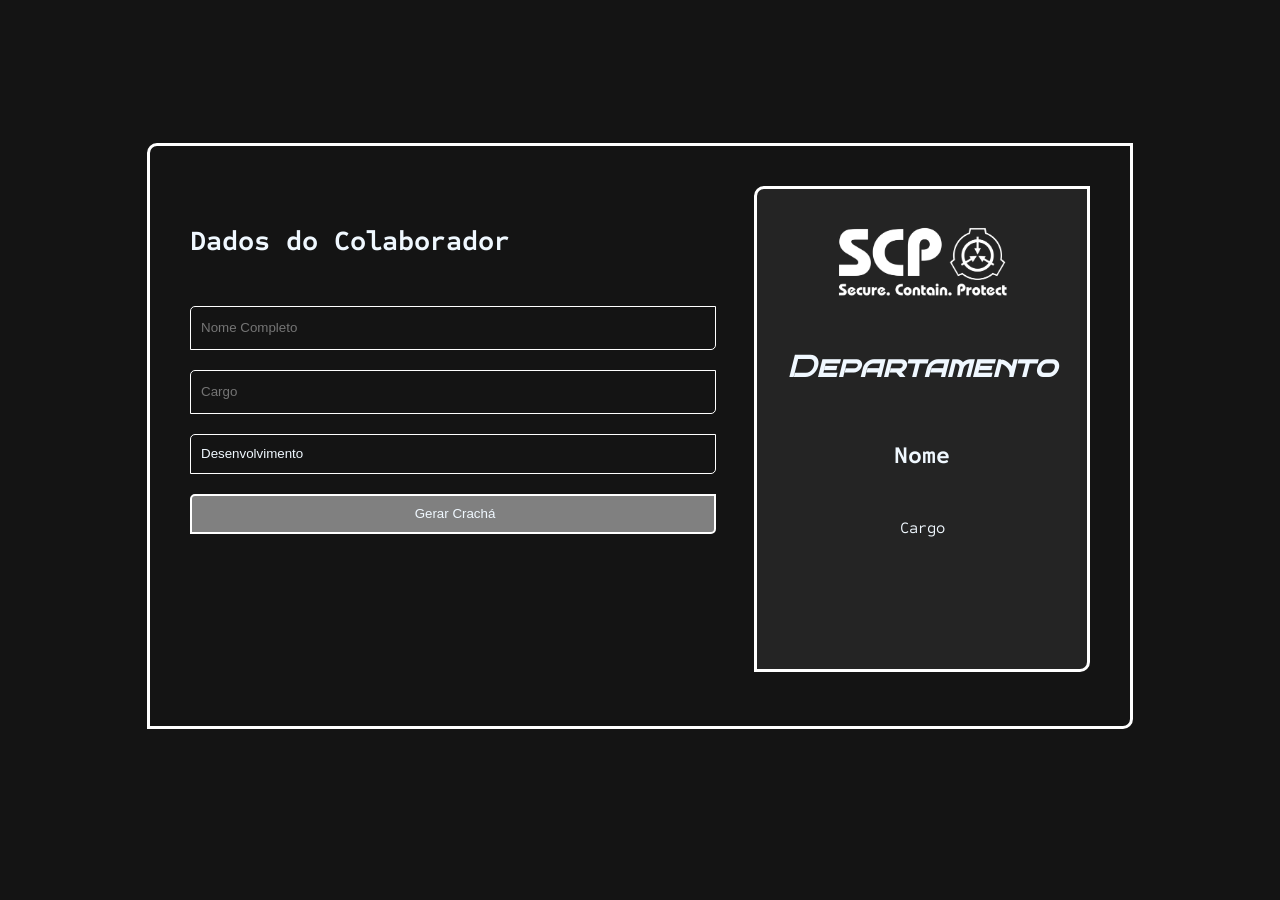
<file: atv-cracha/index.html>
<!DOCTYPE html>
<html lang="pt-br">
<head>
    <meta charset="UTF-8">
    <meta name="viewport" content="width=device-width, initial-scale=1.0">
    <title>Document</title>
    <link rel="stylesheet" href="style.css">
</head>
<body>
    <main>
        <section class="interface-container">
            <section class="conteudo">
              <div class="inputs">
                <h3>Dados do Colaborador</h2>            
                <input class="text" id="nome" placeholder="Nome Completo">
                <input class="text" id="cargo" placeholder="Cargo">
                <select name="departamento" id="departamento">
                    <option value="1">Desenvolvimento</option>
                    <option value="2">Design</option>
                    <option value="3">Marketing</option>
                </select>
                <button type="button" id="gerar">Gerar Crachá</button>
              </div>  
              <section class="cracha">
                <img src="img/SCP_Foundation_logo.svg.png">
                <div class="texto">
                <div>
         <h2 id="departamentoC">Departamento</h2> </div>
    <div>
        <h1 id="nomeC">Nome</h1> </div>
    <div>
        <p id="cargoC">Cargo</p> </div>
</div>
                    </div>
                </div>
              </section>
            </section>
            
        </section>
    </main>
    <script src="script.js"></script>
</body>
</html>
</file>
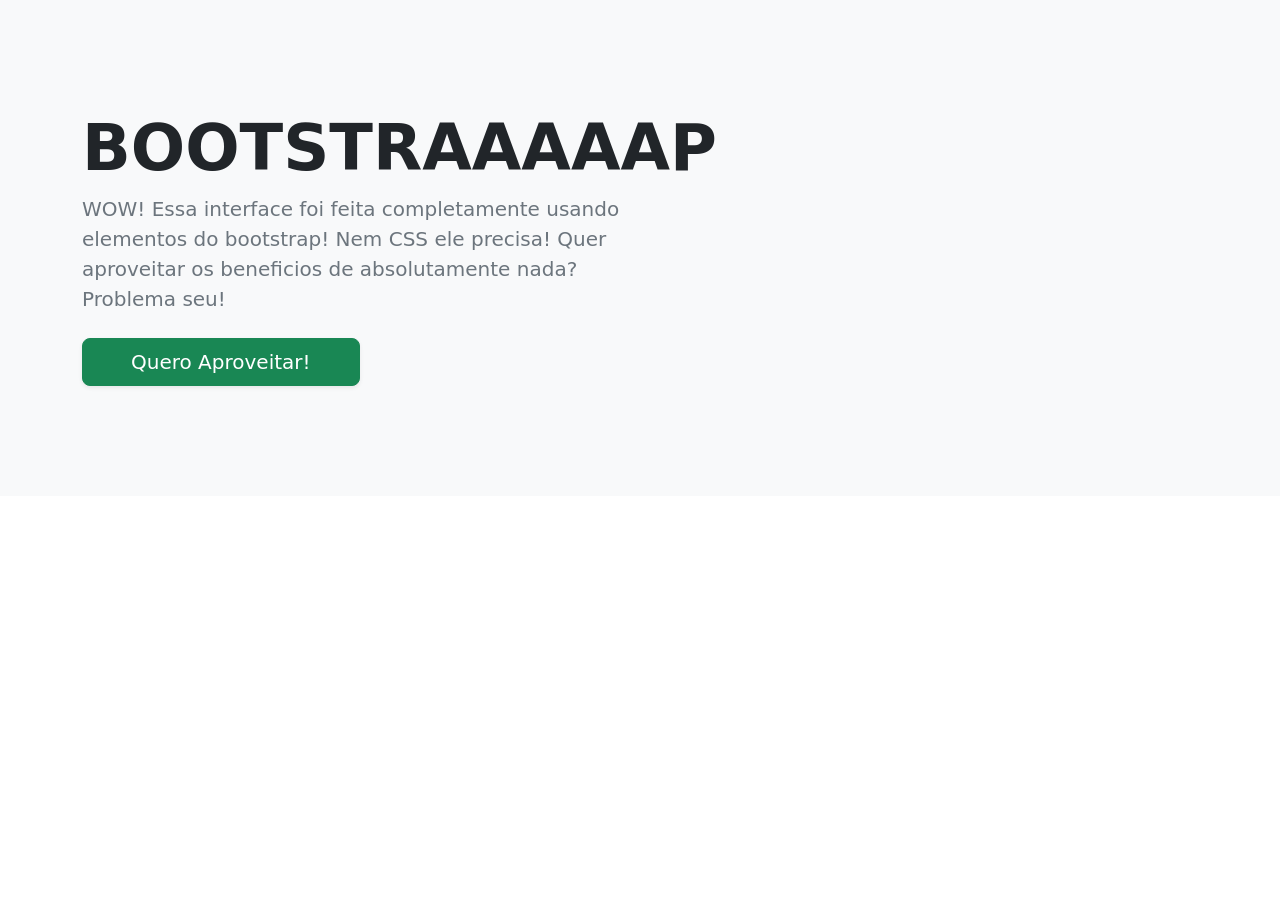
<file: bootstrap-pratico/index.html>
<!DOCTYPE html>
<html lang="pt-br">
<head>
    <meta charset="UTF-8">
    <meta name="viewport" content="width=device-width, initial-scale=1.0">
    <title>Seção de Destaque - Bootstrap</title>
    <link href="https://cdn.jsdelivr.net/npm/bootstrap@5.3.0/dist/css/bootstrap.min.css" rel="stylesheet">
</head>
<body>

    <section class="bg-light py-5">
        <div class="container">
            <div class="row align-items-center" style="min-height: 400px;">
                <div class="col-12 col-md-6">
                    <h1 class="display-3 fw-bold text-dark">BOOTSTRAAAAAP</h1>
                    <p class="lead mb-4 text-secondary">
                        <b>WOW!</b> Essa interface foi feita completamente usando elementos do bootstrap!
                        Nem CSS ele precisa! Quer aproveitar os beneficios de absolutamente nada? Problema seu!
                    </p>
                    
                    <button class="btn btn-success btn-lg px-5 shadow-sm">
                        Quero Aproveitar!
                    </button>
                </div>
            </div>
        </div>
    </section>
    <script src="https://cdn.jsdelivr.net/npm/bootstrap@5.3.0/dist/js/bootstrap.bundle.min.js"></script>
</body>
</html>
</file>
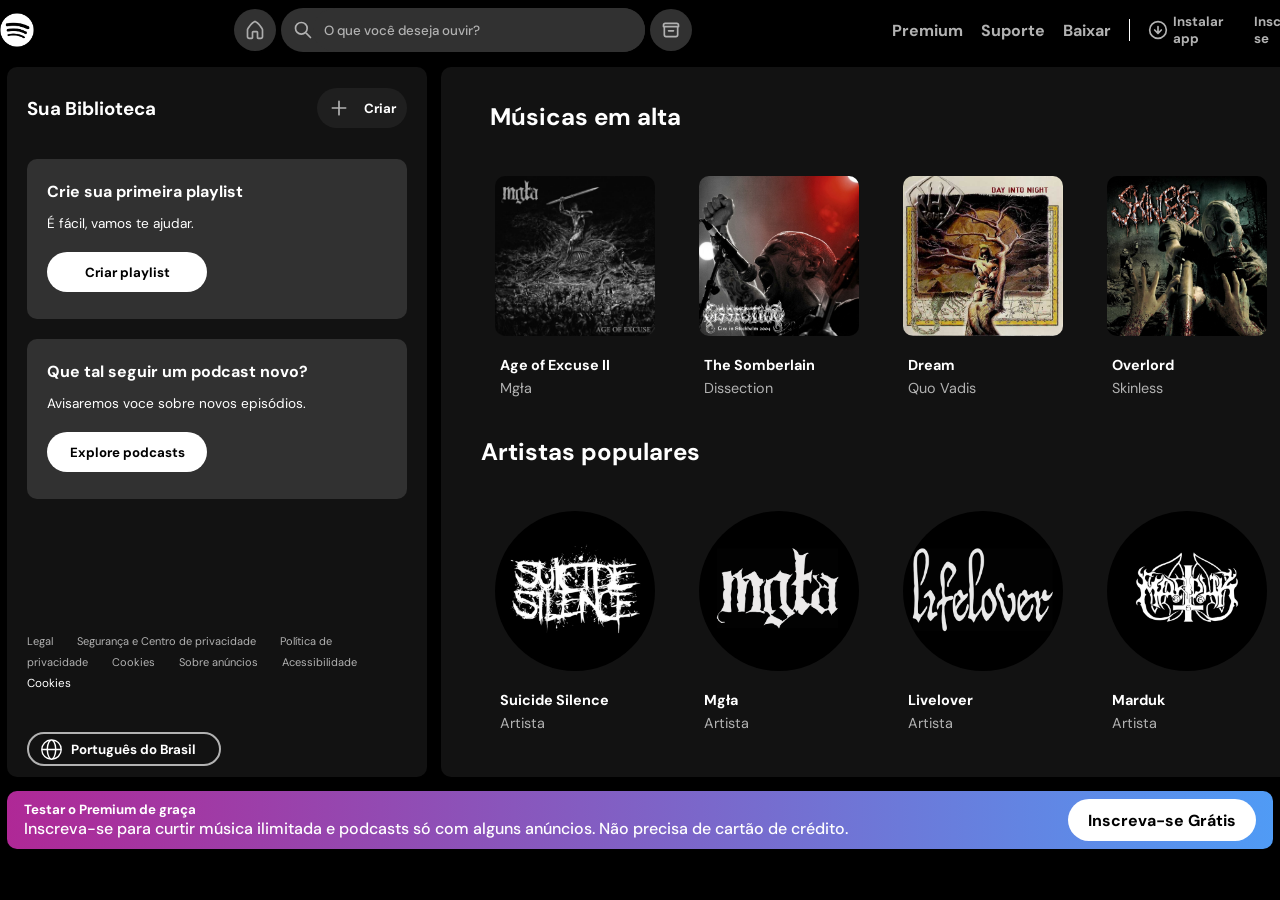
<file: projeto-final - completed/index.html>
<!DOCTYPE html>
<html lang="pt-br"> <!-- Declaração do tipo de idioma da página. Bem fácil de mudar, eu espero... eu acho... é fácil né..? Deve ser fácil né? Nós ficamos um mês nessa UC, é fácil mudar o idioma... né? Muito fácil, certo? Certo?? Okay, vou porar. ...Mas, cara, é fácil né? Muito fácil né?-->
<head> <!-- Cabeçalho da página, responsável pelos metadados!!!!! -->
    <meta charset="UTF-8">
    <meta name="viewport" content="width=device-width, initial-scale=1.0">
    <title>Spotify – Web player: música para todas as pessoas</title>
    <link rel="shortcut icon" href="img/Spotify-Page-Logo.png" type="image/x-icon"> <!-- Ícone da página, apracerá na aba do navegador. -->
    <link rel="stylesheet" href="style.css"> <!-- Link para o arquivo CSS, responsável por estilizar a página. (duh) -->
</head>
<body>
    <header class="navbar"> <!-- Header principal, responsável por armazenar conteúdo como logotipo, area de busca, etc. -->
        <section class="left"> <!-- Section que armazena a logo e está na esquerda do código. -->
            <img src="img/Spotify-White.png" alt="Spotify">
        </section>
        <section class="center"> <!-- Armazena o símbolo de pág. principal, searchbar, e navegar. -->
            <div class="home"> <!-- Página principal. -->
                <img src="img/Home.svg">
            </div>
            <div class="junction"> <!-- Searchbar, onde o usuário pode pesquisar por músicas, artistas, álbuns, e playlists. -->
                <img src="img/search-alt-1-svgrepo-com.svg" alt="Search">
                <div class="search">
                    <input type="text" id="search-input" placeholder="O que você deseja ouvir?">
                </div>
            </div>
            <div class="navegar"> <!-- Navegar, existe para navegar entre generos musicais. -->
                <img src="img/archive-svgrepo-com.svg" alt="Archive">
            </div>
        </section>
        <section class="right"> <!-- Conteúdo da direita, armazena opções em formas de texto. -->
            <div class="congregation">  <!-- Opções de Premium, Suporte, Baixar, Instalar o aplicativo, sign up, e log in.-->
                <h4>Premium</h4>
                <h4>Suporte</h4>
                <h4>Baixar</h4>
                <div class="divider"></div> <!-- Divisor estético. -->
                <div class="instalar"> <!-- Opção para instalar o aplicativo. (duh) -->
                    <img src="img/download-03-svgrepo-com.svg">
                    <h5>Instalar app</h5>
                </div>
                <h5>Inscrever-se</h5>
                <div class="login"> <!-- Botão de login. -->
                    <h4 id="txt-no-transform">Entrar</h4>
                </div>
            </div>
        </section>
    </header>
    <main>
        <aside>
            <section class="container-library"> <!-- Container do aside (biblioteca).-->
                <div class="title">
                    <h3>Sua Biblioteca</h3>
                    <div class="create">
                        <img src="img/plus-large-svgrepo-com.svg">
                        <h5>Criar</h5>
                    </div>
                </div>
            <section class="twin-boxes">
                <div class="box">
                    <h4>Crie sua primeira playlist</h4>
                    <p>É fácil, vamos te ajudar.</p>
                    <div class="create-aside">
                        <h5>Criar playlist</h5>
                    </div>
                </div>
                <div class="box">
                    <h4>Que tal seguir um podcast novo?</h4>
                    <p>Avisaremos voce sobre novos episódios.</p>
                    <div class="create-aside">
                        <h5>Explore podcasts</h5>
                    </div>
                </div>             
            </section>
            <footer class="footer-aside"> <!-- Footer do ASIDE, não da página com um todo.-->
                <div class="footer-links">
                    <a id="legal" href="#">Legal</a>
                    <a id="privacy" href="#">Segurança e Centro de privacidade</a>
                    <a id="policy" href="#">Política de privacidade</a>
                    <a id="cookies-minor" href="#">Cookies</a>
                    <a id="ads" href="#">Sobre anúncios</a>
                    <a id="accessibility" href="#">Acessibilidade</a><br>
                    <a id="cookies-major" href="#">Cookies</a>
                </div>
                <div class="lang-button">
                    <img src="img/globe-svgrepo-com.svg">
                    <h5>Português do Brasil</h5>
                </div>
        </aside>
        <article>
            <section class="container-main"> <!-- Se explica automaticamente.-->
                <div class="main-title">
                    <h3>Músicas em alta</h3>
                    <p>Mostrar tudo</p>
                </div>
                <div class="song-container"> <!-- Container das músicas -->
                    <div class="song">
                        <div class="song-img">
                            <img src="albm-img/albm-ageofexcuse-mgla.jpg">
                        </div>
                        <div class="play"> <!-- Botão de play, referencia-se com o CSS e JS-->
                            <img src="img/play-1001-svgrepo-com.svg">
                        </div>
                        <div class="song-info">
                            <h4>Age of Excuse II</h4>
                            <p>Mgła</p>
                        </div>
                    </div>
                    <div class="song">
                        <div class="song-img">
                            <img src="albm-img/albm-liveinstockhold-dissection.png">
                        </div>
                        <div class="play">
                            <img src="img/play-1001-svgrepo-com.svg">
                        </div>
                        <div class="song-info">
                            <h4>The Somberlain</h4>
                            <p>Dissection</p>
                        </div>
                    </div>
                    <div class="song">
                        <div class="song-img">
                            <img src="albm-img/albm-dayintonight-quovadis.jpg">
                        </div>
                        <div class="play">
                            <img src="img/play-1001-svgrepo-com.svg">
                        </div>
                        <div class="song-info">
                            <h4>Dream</h4>
                            <p>Quo Vadis</p>
                        </div>
                    </div>
                    <div class="song">
                        <div class="song-img">
                            <img src="albm-img/albm-skinless.jpg">
                        </div>
                        <div class="play">
                            <img src="img/play-1001-svgrepo-com.svg">
                        </div>
                        <div class="song-info">
                            <h4>Overlord</h4>
                            <p>Skinless</p>
                        </div>
                    </div>
                    <div class="song">
                        <div class="song-img">
                            <img src="albm-img/albm-exercisesinfutility-mgla.jpg">
                        </div>
                        <div class="play">
                            <img src="img/play-1001-svgrepo-com.svg">
                        </div>
                        <div class="song-info">
                            <h4>Exercises in Futility I</h4>
                            <p>Mgła</p>
                        </div>
                    </div>
                    <div class="song">
                        <div class="song-img">
                            <img src="albm-img/albm-dekadens-lifelover.jpg">
                        </div>
                        <div class="play">
                            <img src="img/play-1001-svgrepo-com.svg">
                        </div>
                        <div class="song-info">
                            <h4>Major Fuck Off</h4>
                            <p>Livelover</p>
                        </div>
                    </div>
                </div>
                <div class="main-title">
                    <h3>Artistas populares</h3>
                    <p>Mostrar tudo</p>
                </div>
                <div class="artist-container"> <!-- Mesma coisa do container de músicas. -->
                    <div class="artist">
                        <div class="song-img">
                            <img src="art-img/suicidesilence-logo.png">
                        </div>
                        <div class="play">
                            <img src="img/play-1001-svgrepo-com.svg">
                        </div>
                        <div class="song-info">
                            <h4>Suicide Silence</h4>
                            <p>Artista</p>
                        </div>
                    </div>
                    <div class="artist">
                        <div class="song-img">
                            <img src="art-img/mgla-logo.png">
                        </div>
                        <div class="play">
                            <img src="img/play-1001-svgrepo-com.svg">
                        </div>
                        <div class="song-info">
                            <h4>Mgła</h4>
                            <p>Artista</p>
                        </div>
                    </div>
                    <div class="artist">
                        <div class="song-img">
                            <img src="art-img/lifelover-logo.png">
                        </div>
                        <div class="play">
                            <img src="img/play-1001-svgrepo-com.svg">
                        </div>
                        <div class="song-info">
                            <h4>Livelover</h4>
                            <p>Artista</p>
                        </div>
                    </div>
                    <div class="artist">
                        <div class="song-img">
                            <img src="art-img/marduk-logo.png">
                        </div>
                        <div class="play">
                            <img src="img/play-1001-svgrepo-com.svg">
                        </div>
                        <div class="song-info">
                            <h4>Marduk</h4>
                            <p>Artista</p>
                        </div>
                    </div>
                    <div class="artist">
                        <div class="song-img">
                            <img src="art-img/skinless-logo.png">
                        </div>
                        <div class="play">
                            <img src="img/play-1001-svgrepo-com.svg">
                        </div>
                        <div class="song-info">
                            <h4>Skinless</h4>
                            <p>Artista</p>
                        </div>
                    </div>
                    <div class="artist">
                        <div class="song-img">
                            <img src="art-img/cryptopsy-logo.png">
                        </div>
                        <div class="play">
                            <img src="img/play-1001-svgrepo-com.svg">
                        </div>
                        <div class="song-info">
                            <h4>Cryptopsy</h4>
                            <p>Artista</p>
                        </div>
                    </div>
                </div>
            </section>
        </article>
    </main>
    <footer class="footer-main"> <!-- Footer da página inteira. -->
        <div class="text-space">
            <h5>Testar o Premium de graça</h5>
            <p>Inscreva-se para curtir música ilimitada e podcasts só com alguns anúncios. Não precisa de cartão de crédito.</p>
        </div>
        <div class="signup">
            <h4>Inscreva-se Grátis</h4>
        </div>
    </footer>
    <script rel="script.js"></script> <!-- Link com o JS para a interatividade com o botão de play.-->
</body>
</html>
</file>
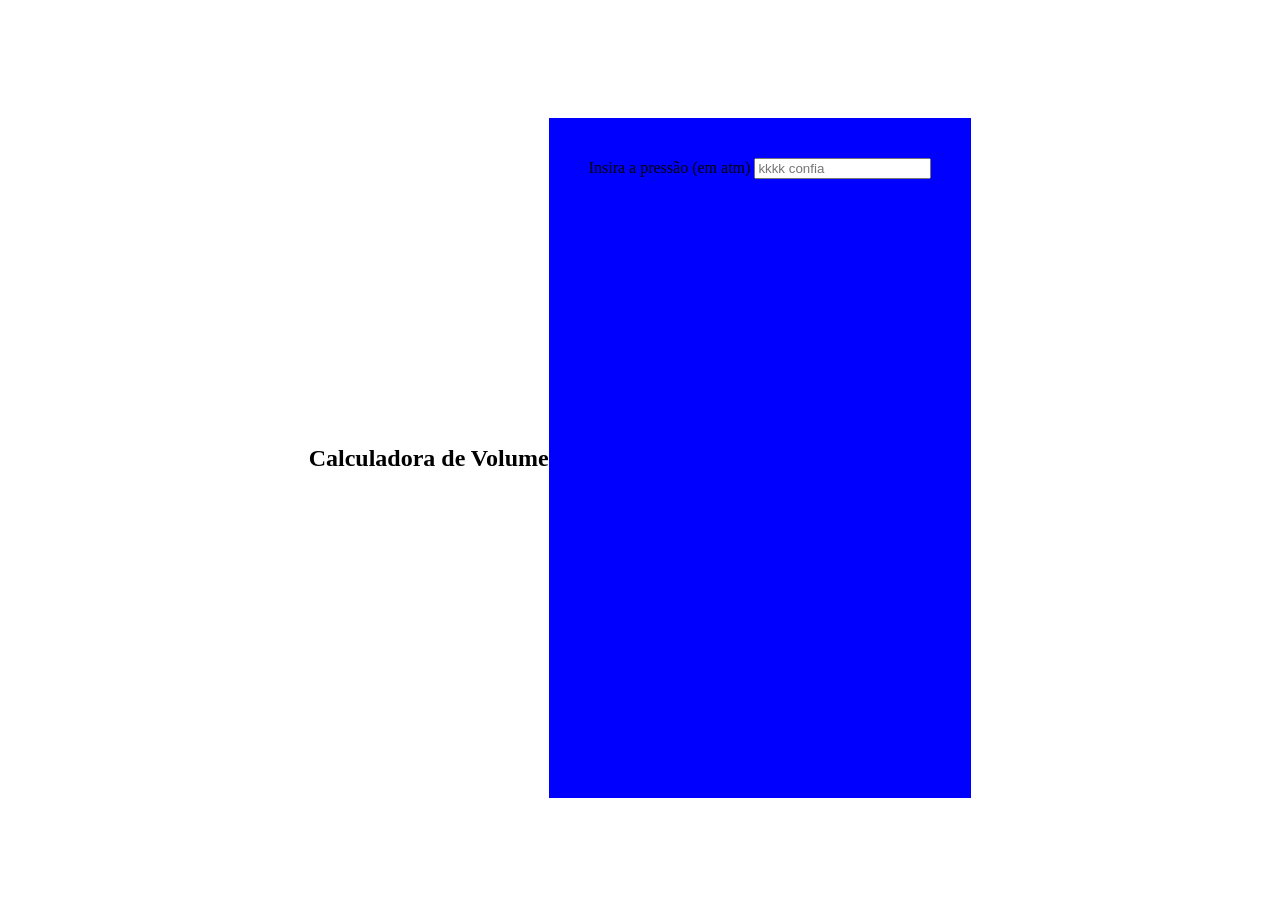
<file: atv-gas-ideais/desafio1/index.html>
<!DOCTYPE html>
<html lang="pt-br">
<head>
    <meta charset="UTF-8">
    <meta name="viewport" content="width=device-width, initial-scale=1.0">
    <title>Calculadora de Volume</title>
    <link rel="stylesheet" href="../desafio1/style.css">
</head>
<body>
    <main>
        <section class="containerTitle">
            <h1>Calculadora de Volume</h1>
        </section>
        <section class="container">
            <div class="inputs"></div>
            <label>Insira a pressão (em atm)</label>
            <input type="text" placeholder="kkkk confia" id="p">
        </section>
    </main>
</body>
</html>
</file>
<file: atv-cracha/style.css>
@import url('https://fonts.googleapis.com/css2?family=Sometype+Mono:ital,wght@0,400..700;1,400..700&display=swap');
@import url('https://fonts.googleapis.com/css2?family=Bruno+Ace+SC&family=Sometype+Mono:ital,wght@0,400..700;1,400..700&display=swap');

body {
    background-color: #141414;
    color: aliceblue;
    font-family: 'Sometype Mono', sans-serif;
    min-height: 95dvh;
    display: flex;
    align-items: center;
    justify-content: center;
}

input, textarea, select{
  appearance: none;
  -webkit-appearance: none;
  border: 1px solid white;
  background-color: transparent;
  outline: none;
  padding-left: 10px;
  border-top-left-radius: 5px;
  border-bottom-right-radius: 5px;
  height: 40px;
  color: aliceblue;
}

h3 {
    font-size: 28px;
}

select option {
    background-color: rgb(20, 20, 20);
}

button {
  padding-left: 10px;
  border: 2px solid white;
  border-top-left-radius: 5px;
  border-bottom-right-radius: 5px;
  height: 40px;
  background-color: gray;
  color: aliceblue;
}

button:hover {
    background-color: rgb(20, 20, 20);
    transition: 0.28s;
    cursor: pointer;
}

.conteudo {
    display:flex;
    flex-direction: row;
    justify-content: space-between
}

.inputs {
    margin-top: 10px;
    display: flex;
    flex-direction: column;
    align-items: left;
    justify-content: left;
    gap: 20px;
    width: 526px;
    
}

.interface-container {
    background-color: rgb(20, 20, 20);
    border: 3px solid white;
    border-top-left-radius: 10px;
    border-bottom-right-radius: 10px;
    width: 900px;
    height: 500px;
    padding: 40px 40px;
}

.cracha {
    background-color: rgb(36, 36, 36);
    width: 290px;
    height: 420px;
    border: 3px solid white;
    border-top-left-radius: 10px;
    border-bottom-right-radius: 10px;
    padding: 30px 20px;
    text-align: center;
}
.cracha h2 {
    font-size: 30px;
    font-style: italic;
    font-family: 'Bruno Ace SC', sans-serif
}
.cracha h1 {
    font-size: 24px
}
.texto {
    margin-top: 20px;
    flex-direction: column;
    display: flex;
    justify-content: space-evenly;
    align-items: center;
}
.cracha img {
    width: 170px;
    filter: invert(1)
}
</file>
<file: projeto-final - completed/style.css>
@import url('https://fonts.googleapis.com/css2?family=DM+Sans:ital,opsz,wght@0,9..40,100..1000;1,9..40,100..1000&display=swap');

:root {
    --bg-color: #000000;
    --primary-color: #ffffff;
    --secondary-color: #b2b2b2;
    --tertiary-color: #313131;
    --menu-specific: #121212;
    --library-btn-specific: #1F1F1F;
    --specific-green: #1DB954;
}

body {
    background-color: var(--bg-color);
    font-family: 'DM Sans', sans-serif;
    margin: 0;
}

main {
    display: flex;
    flex-direction: row;
}

header {
    height: 60px;
    width: 100%;
    gap: 200px;
    display: flex;
    flex-direction: row;
    align-items: center;
    justify-content: space-evenly;
}

input, textarea, select, button {
  appearance: none; 
  -webkit-appearance: none;
  width: 100%; 
  border: 1px solid transparent;
  background-color: transparent;
  outline: none;

}

input::placeholder {
    font-family: 'DM Sans', sans-serif;
    color: var(--secondary-color);
    font-weight: 500;
}

.junction:hover {
    border: 1px solid var(--primary-color);
    transition: 0.2s;
    cursor: text;
}

.congregation h4:hover {
    color: var(--primary-color);
    transition: 0.2s;
    transform: scale(1.1);
    cursor: pointer;
}

.congregation h5:hover, .instalar:hover {
    transition: 0.2s;
    transform: scale(1.1);
    cursor: pointer;
}

.create-aside:hover, .login:hover, .lang-button:hover, .home:hover, .navegar:hover {
    transition: 0.2s;
    transform: scale(1.1);
    cursor: pointer;
}

#txt-no-transform:hover {
    color: var(--bg-color);
    transform: scale(1);
}

.container-library {
    background-color: var(--menu-specific);
    display: flex;
    flex-direction: column;
    width: 380px;
    height: 690px;
    border-radius: 10px;
    margin: 7px;
    padding: 10px 20px;
}

.container-main {
    background-color: var(--menu-specific);
    display: flex;
    flex-direction: column;
    flex: 1;
    margin: 7px;
    width: 1248px;
    height: 690px;
    border-radius: 10px;
    padding: 10px 20px;
}

article p {
    color: var(--secondary-color);
}

.main-title {
    color: var(--primary-color);
    margin-bottom: 10px;
    display: flex;
    justify-content: space-evenly;
    align-items: center;
    gap: 875px;
}

.main-title h3 {
    font-size: 1.5rem;
}

.song-container, .artist-container {
    display: flex;
    flex-direction: row;
    justify-content: space-evenly;
    flex-wrap: wrap;
}

.song, .artist {
    position: relative;
    background-color: transparent;
    padding: 10px;
    width: auto;
    display: flex;
    flex-direction: column;
    gap: 10px;
    border-radius: 10px;
}

.song:hover, .artist:hover {
    background-color: var(--tertiary-color);
    transform: scale(1.03);
    transition: 0.3s;
    cursor: pointer;
}

.song-img img {
    width: 160px;
    border-radius: 10px;
}

.song-info h4, .song-info p {
    margin: 5px;
    font-size: 0.9rem;
}

.song-info h4 {
    color: var(--primary-color);
}

article p:hover, .song-info h4:hover {
    text-decoration: underline;
    cursor: pointer;
}

.artist-container img {
    width: 160px;
    border-radius: 100px;
}

.play {
  position: absolute;
  right: 20px;
  bottom: 90px;
  width: 48px;
  height: 48px;
  background-color: var(--specific-green);
  border-radius: 50%;
  display: flex;
  opacity: 0;
  align-items: center;
  justify-content: center;
  transform: translateY(20px); 
  transition: all 0.3s ease;
}

.play.visible {
    opacity: 1;
    transform: translateY(-5px);
}

.play img {
  width: 22px;
  border-radius: 0px;
}

.song:hover .play, .artist:hover .play {
  opacity: 1;
  transform: translateY(0px); 
}

.junction {
    padding-left: 12px;
    border-radius: 100px;
    background-color: var(--tertiary-color);
    flex: 1;
    display: flex;
    justify-content: center;
}
.junction img {
    width: 20px;
    filter: invert(0.7);
}

.junction img:hover {
    cursor: pointer;
}

#search-input {
    width: 310px;
    height: 42px;
    background-color: var(--tertiary-color);
    border-radius: 50px;
    color: var(--primary-color);
    font-family: 'DM Sans', sans-serif;
    padding: 0px 10px;
}

.left {
    display: flex;
    align-items: center;
}

.left img {
    width: 34px;
}

.center {
    border-radius: 100px;
    display: flex;
    align-items: center;
    gap: 5px;
}

.home, .navegar {
    display: flex;
    justify-content: center;
    align-items: center;
    width: 42px;
    height: 42px;
    background-color: var(--tertiary-color);
    border-radius: 50px;
}

.home img, .navegar img {
    width: 20px;
    filter: invert(0.7);
}

.congregation {
    display: flex;
    flex: 1;
    flex-direction: row;
    gap: 18px;
    align-items: center;
    color: var(--secondary-color);
}

.divider {
    width: 1px;
    height: 22px;
    background-color: var(--primary-color);
}

.instalar {
    display: flex;
    align-items: center;
    flex-direction: row;
    color: var(--secondary-color);
    gap: 5px;
}
.instalar img {
    width: 20px;
    filter: invert(0.7);
}
.login {
    background-color: var(--primary-color);
    color: var(--bg-color);
    width: 100px;
    height: 45px;
    border-radius: 50px;
    display: flex;
    justify-content: center;
    align-items: center;
}

.login h4 {
    font-weight: 800;
}

.title {
    display: flex;
    justify-content: space-between;
    align-items: center;
    margin-bottom: 20px;
    color: var(--primary-color);
}

.create {
    display: flex;
    justify-content: center;
    align-items: center;
    gap: 15px;
    height: 40px;
    width: 90px;
    border-radius: 50px;
    background-color: var(--library-btn-specific);
    color: var(--primary-color);
}

.create:hover {
    cursor: pointer;
    background-color: var(--tertiary-color);
    transition: 0.3s;
}

.create img {
    width: 20px;
    filter: invert(0.7);
}

.twin-boxes {
    display: flex;
    flex-direction: column;
    gap: 20px;
}

.box {
    padding: 0px 20px;
    background-color: var(--tertiary-color);
    color: var(--primary-color);
    height: 160px;
    width: auto;
    border-radius: 10px;
}

.box h4 {
    margin-bottom: 0px;
}

.box p {
    font-size: 0.85rem;
}

.create-aside {
    display: flex;
    justify-content: center;
    align-items: center;
    margin-top: 20px;
    padding: 0px 20px;
    height: 40px;
    width: 120px;
    border-radius: 50px;
    background-color: var(--primary-color);
    color: var(--bg-color);
}

.footer-aside {
    display: flex;
    flex-direction: column;
    gap: 40px;
    margin-top: 130px;
}

.footer-aside a {
    padding-right: 20px;
    font-size: 0.69rem;
}

a:link, a:visited {
    color: var(--secondary-color);
    text-decoration: none;
}

#cookies-major {
    color: var(--primary-color);
    font-size: 0.725rem;
}

#cookies-major:hover {
    text-decoration: underline;
}

.lang-button {
    width: 170px;
    height: 30px;
    padding: 0px 10px;
    border: 2px solid var(--secondary-color);
    border-radius: 50px;
    display: flex;
    justify-content: left;
    align-items: center;
    color: var(--primary-color);
    gap: 7px;
}

.lang-button img {
    width: 25px;
    filter: invert(1);
}

.footer-main {
    background: linear-gradient(90deg, #af2896 0%, #509bf5 100%);
    height: 38px;
    padding: 10px 17px;
    margin: 7px;
    border-radius: 10px;
    display: flex;
    justify-content: space-between;
    align-items: center;
}

.signup {
    background-color: var(--primary-color);
    width: 188px;
    height: 42px;
    border-radius: 321437420484827px; /* Eu coloquei esse número absurdo pois estava com raiva, e — a partir de 50px — o item irá ficar redondo do mesmo jeito. */
    display: flex;
    align-items: center;
    justify-content: center;
}

.signup:hover {
    transform: scale(1.1);
    transition: 0.3s;
    cursor: pointer;
}

.text-space p, .text-space h5 {
   margin: 0px; 
   color: white;
}

.text-space p {
    font-weight: 500;
}
</file>
<file: atv-gas-ideais/desafio1/style.css>
@import url('https://fonts.googleapis.com/css2?family=Space+Grotesk:wght@300..700&display=swap');


* {

}

:root {

}

main {
    display: flex;
    align-items: center;
    justify-content: center;
    min-height: 100dvh;
}

.container {
    height: 600px;
    padding: 40px 40px;
    background-color: blue;
}
</file>
